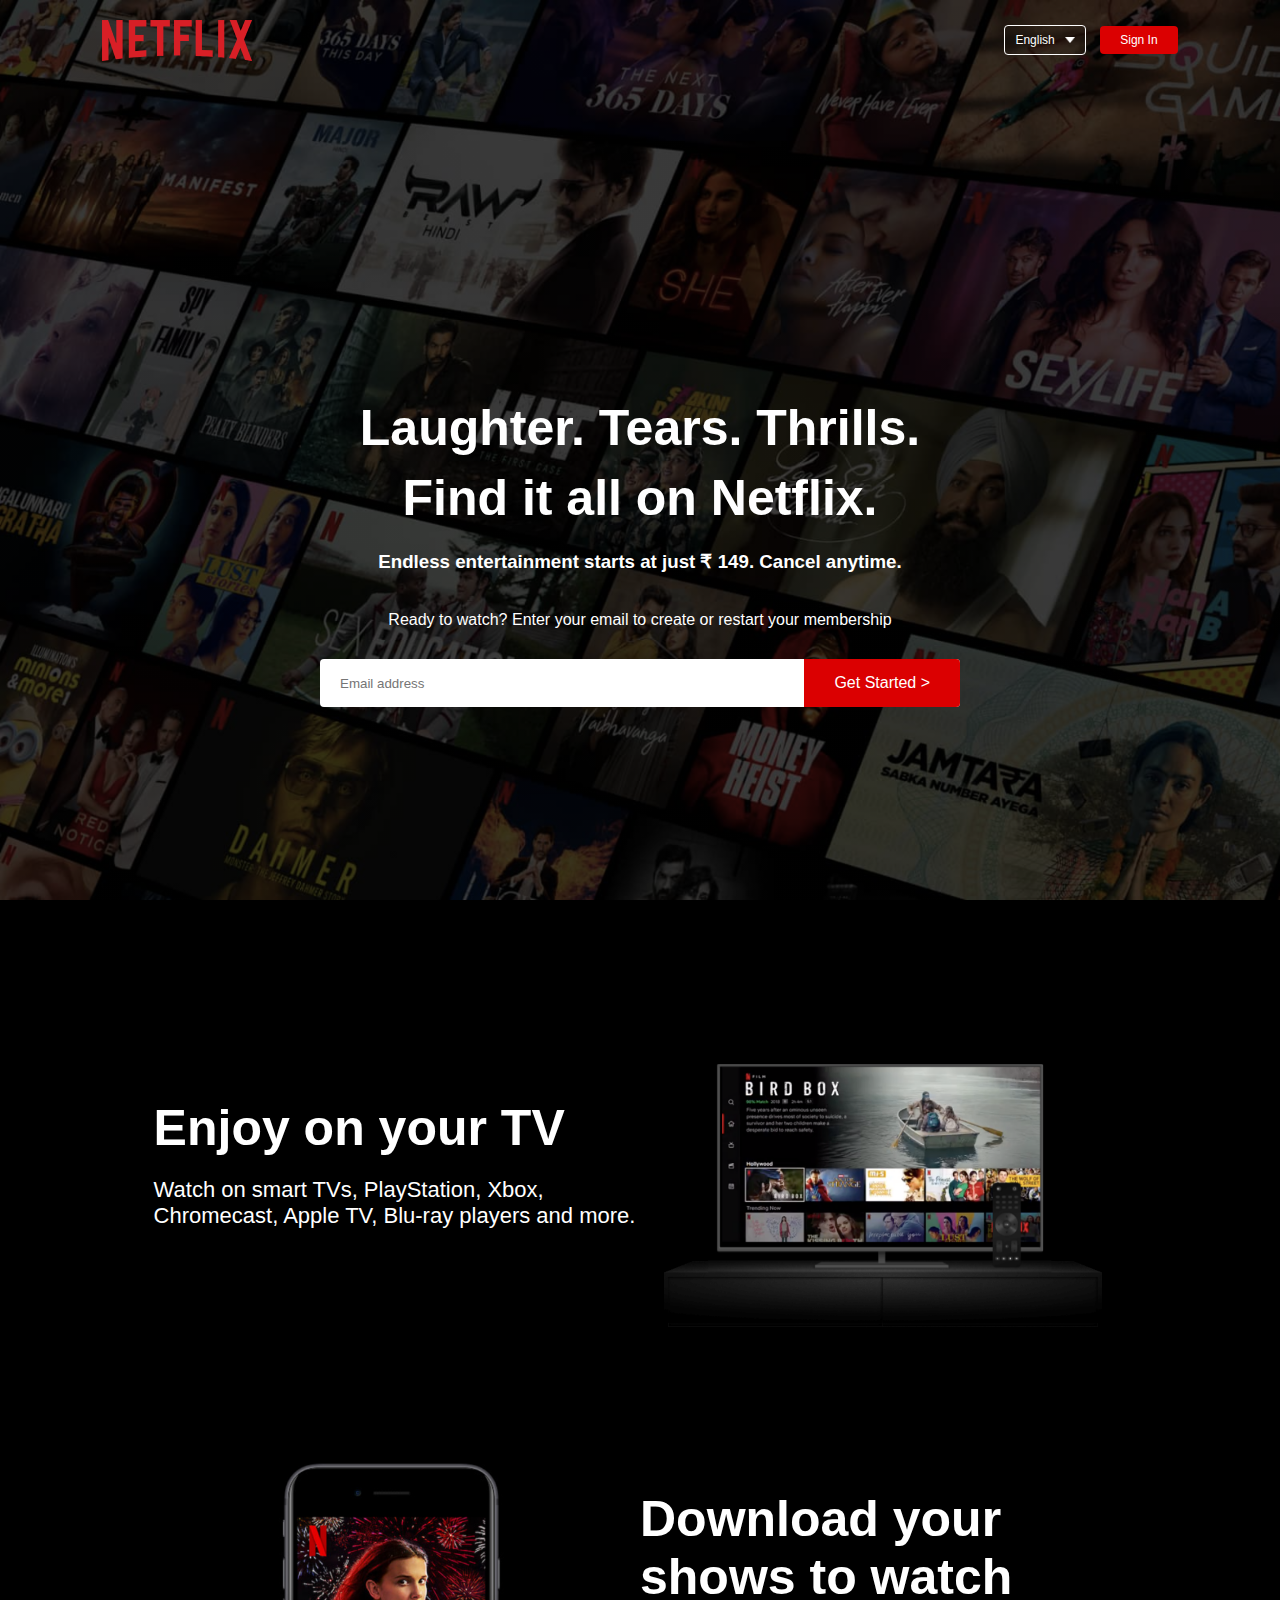
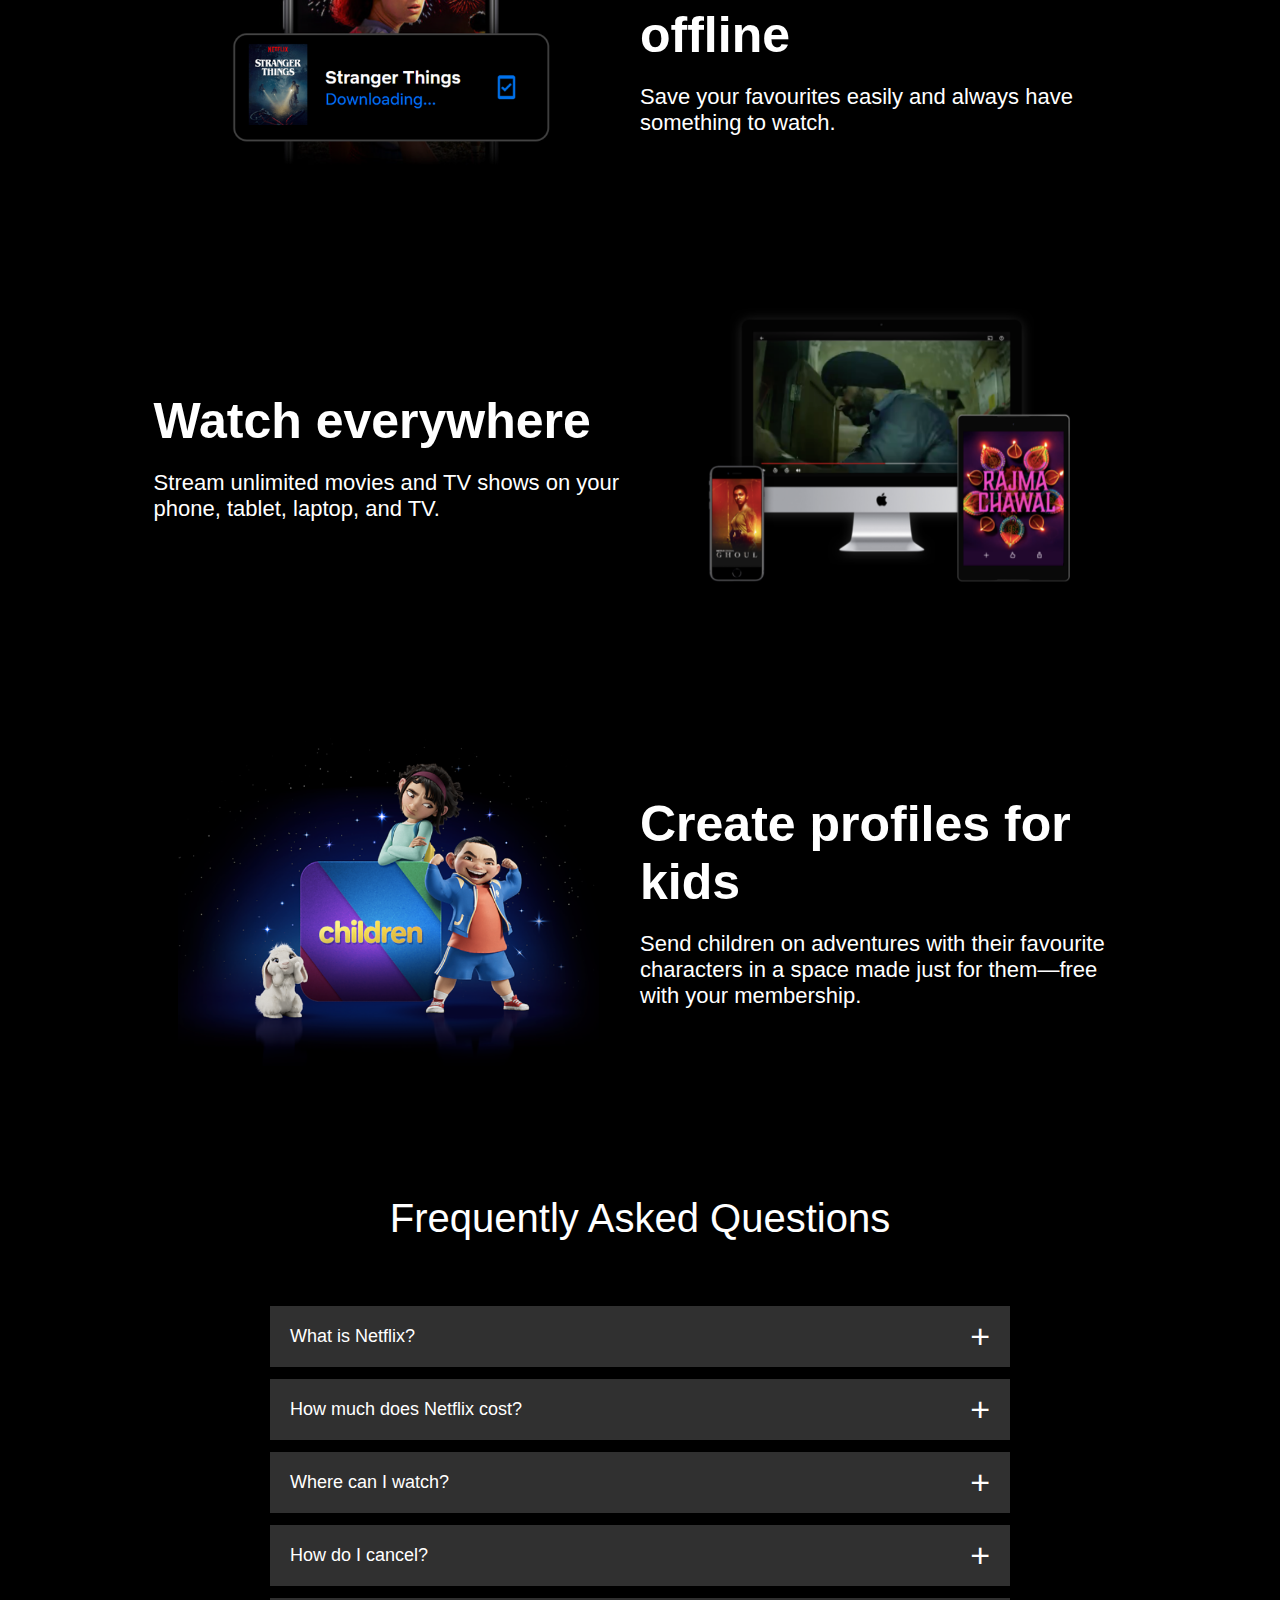
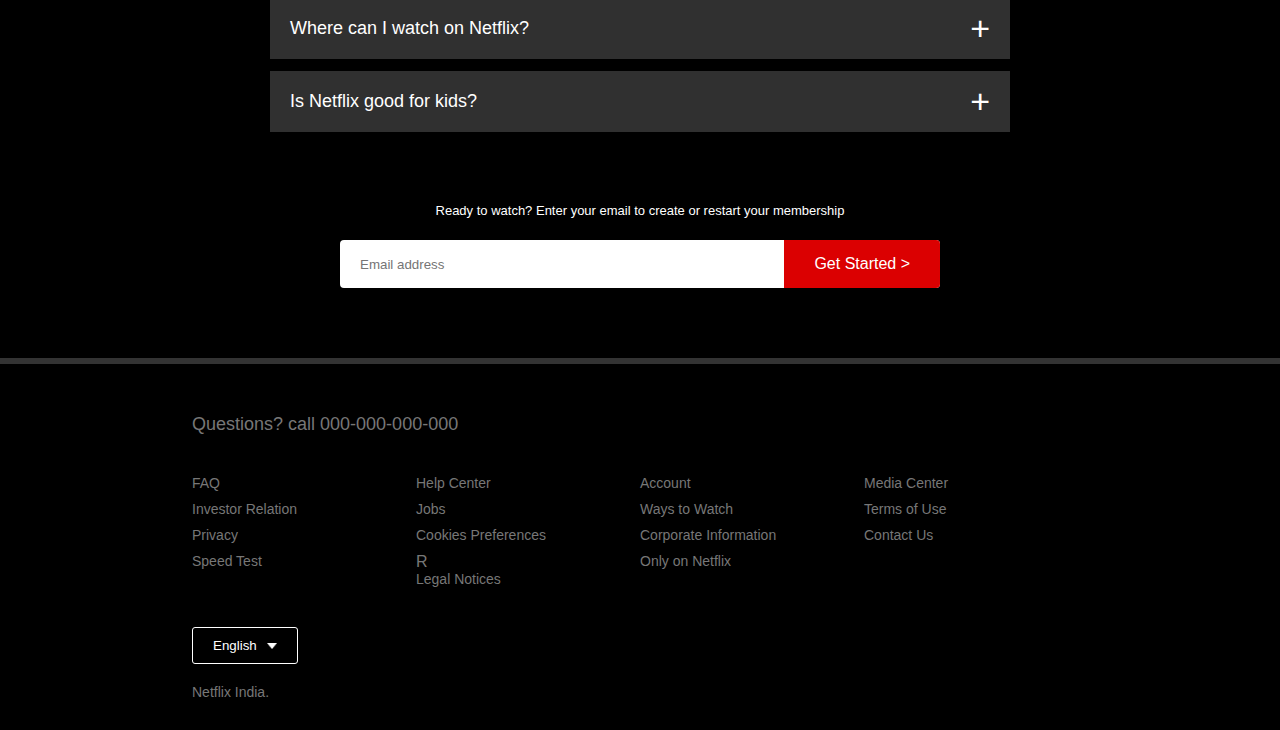
<file: index.html>
<!DOCTYPE html>
<html>
    <head>
        <meta name = "viewreport" content="width=device-width, initial-scale=1.0">
        <title>Netflix Website Clone - Satya Server </title>
        <link rel="stylesheet" href="style.css">
    </head>
    <body>
        <div class="header">
        <nav>
            <img src="images/logo.png" class="logo">
            <div>
                <button class="language-btn">English <img src="images/down-icon.png" alt=""> </button>
                <button>Sign In</button>
            </div>
        </nav>
        <div class="header-content">
            <h1>Laughter. Tears. Thrills. Find it all on Netflix.</h1>
            <br>
            <h3>Endless entertainment starts at just ₹ 149. Cancel anytime.</h3>
            <br>
            <p>Ready to watch? Enter your email to create or restart your membership</p>
            <form class="email-signup">
                <input type="email" placeholder="Email address" required>
                <button type="submit">Get Started > </button>
            </form>
        </div>
    </div> 
    <div class="features">
        <div class="row">
            <div class="text-col">
                <h2>Enjoy on your TV</h2>
                <p>Watch on smart TVs, PlayStation, Xbox, Chromecast, Apple TV, Blu-ray players and more.</p> </div>
                <div class="img-col">
                    <img src="images/feature-1.png" alt="">
                </div>
        </div>
        <div class="row">
            <div class="img-col">
                <img src="images/feature-2.png" alt="">
            </div>
            <div class="text-col">
                <h2>Download your shows to watch offline</h2>
                <p>Save your favourites easily and always have something to watch.</p> </div>
               
        </div>
        <div class="row">
            <div class="text-col">
                <h2>Watch everywhere</h2>
                <p>Stream unlimited movies and TV shows on your phone, tablet, laptop, and TV.</p> </div>
                <div class="img-col">
                    <img src="images/feature-3.png" alt="">
                </div>
        </div>
        <div class="row">
            <div class="img-col">
                <img src="images/feature-4.png" alt="">
            </div>
            <div class="text-col">
                <h2>Create profiles for kids</h2>
                <p>Send children on adventures with their favourite characters in a space made just for them—free with your membership.</p> </div>
                
        </div>
    </div>

    <div class="faq">
        <h2>Frequently Asked Questions</h2>
        <ul class="accordian">
            <li>
                <input type="radio" name="accordian" id="first">
                <label for="first">What is Netflix?</label>
                <div class="content">
                    <p>Netflix is a streaming service that offers a wide variety of award-winning TV shows, movies, anime, documentaries and more – on thousands of internet-connected devices.

                        You can watch as much as you want, whenever you want, without a single ad – all for one low monthly price. There's always something new to discover, and new TV shows and movies are added every week!</p>
                </div>
            </li>
            <li>
                <input type="radio" name="accordian" id="second">
                <label for="second">How much does Netflix cost?</label>
                <div class="content">
                    <p>Watch Netflix on your smartphone, tablet, Smart TV, laptop, or streaming device, all for one fixed monthly fee. Plans range from ₹ 149 to ₹ 649 a month. No extra costs, no contracts.</p>
                </div>
            </li>
            <li>
                <input type="radio" name="accordian" id="third">
                <label for="third">Where can I watch?</label>
                <div class="content">
                    <p>Watch anywhere, anytime. Sign in with your Netflix account to watch instantly on the web at netflix.com from your personal computer or on any internet-connected device that offers the Netflix app, including smart TVs, smartphones, tablets, streaming media players and game consoles.

                        You can also download your favourite shows with the iOS, Android, or Windows 10 app. Use downloads to watch while you're on the go and without an internet connection. Take Netflix with you anywhere.</p>
                </div>
            </li>
            <li>
                <input type="radio" name="accordian" id="four">
                <label for="four">How do I cancel?</label>
                <div class="content">
                    <p>Netflix is flexible. There are no annoying contracts and no commitments. You can easily cancel your account online in two clicks. There are no cancellation fees – start or stop your account anytime.</p>
                </div>
            </li>
            <li>
                <input type="radio" name="accordian" id="five">
                <label for="five">Where can I watch on Netflix?</label>
                <div class="content">
                    <p>Netflix has an extensive library of feature films, documentaries, TV shows, anime, award-winning Netflix originals, and more. Watch as much as you want, anytime you want.</p>
                </div>
            </li>
            <li>
                <input type="radio" name="accordian" id="six">
                <label for="six">Is Netflix good for kids?</label>
                <div class="content">
                    <p>The Netflix Kids experience is included in your membership to give parents control while kids enjoy family-friendly TV shows and films in their own space.

                        Kids profiles come with PIN-protected parental controls that let you restrict the maturity rating of content kids can watch and block specific titles you don’t want kids to see.</p>
                </div>
            </li>
        </ul>
        <small>Ready to watch? Enter your email to create or restart your membership</small>
        <form class="email-signup">
            <input type="email" placeholder="Email address" required>
            <button type="submit">Get Started > </button>
        </form>
    </div>

    <div class="footer">
        <h2>Questions? call 000-000-000-000</h2>
        
        <div class="row">
            <div class="col">
                <a href="#">FAQ</a>
                <a href="#">Investor Relation</a>
                <a href="#">Privacy</a>
                <a href="#">Speed Test</a>
            </div>
            <div class="col">
                <a href="#">Help Center</a>
                <a href="#">Jobs</a>
                <a href="#">Cookies Preferences</a>R
                <a href="#">Legal Notices</a>
            </div>
            <div class="col">
                <a href="#">Account</a>
                <a href="#">Ways to Watch</a>
                <a href="#">Corporate Information</a>
                <a href="#">Only on Netflix</a>
            </div>
            <div class="col">
                <a href="#">Media Center</a>
                <a href="#">Terms of Use</a>
                <a href="#">Contact Us</a>
            </div>
        </div>
        <button class="language-btn">English <img src="images/down-icon.png" alt=""> </button>

        <p class="copyright-txt">Netflix India.</p>
    </div>
    </body>
</html>
</file>
<file: style.css>
*{
    margin: 0;
    padding: 0;
    font-family: 'Poppins',sans-serif;
    box-sizing: border-box;
}
body {
    background: #000;
    color: #fff;
}
.header{
    width: 100%;
    height: 100vh;
    background-image: linear-gradient(rgba(0,0,0,0.7),rgba(0,0,0,0.7)),url(images/header-image.png);
    background-size: cover;
    background-position: center;
    padding: 10px 8%;
    position: relative;
}
nav{
    display: flex;
    align-items: center;
    justify-content: space-between;
    padding: 10px 0;
}
.logo{
    width: 150px;
    cursor: pointer;
}
nav button{
    border: 0;
    outline: 0;
    background: #db0001;
    color: #fff;
    padding: 7px 20px;
    font-size: 12px;
    border-radius: 4px;
    margin-left: 10px;
    cursor: pointer;
}
.language-btn{
    display: inline-flex;
    align-items: center;
    background: transparent;
    border: 1px solid #fff;
    padding: 7px 10px;
}
.language-btn img{
    width: 10px;
    margin-left: 10px;
}
.header-content{
    position: absolute;
    top: 50%;
    left: 50%;
    transform: translate(-50% , -50%);
    text-align: center;
    margin-top: 100px;
}
.header-content h1{
    font-size: 50px;
    line-height: 70px;
    font-weight: 600;
    width: 750;
}
.header-content h3{
    font-weight: 600;
    margin-bottom: 20px;
}
.email-signup{
    background: #fff;
    border-radius: 4px;
    display: flex;
    align-items: center;
    margin-top: 30px;
    overflow: hidden;
}
.email-signup input{
    flex: 1;
    border: 0;
    outline: 0;
    margin-left: 20px;
}
.email-signup button{
    background: #db0001;
    border: 0;
    outline: 0;
    color: #fff;
    font-size: 16px;
    cursor: pointer;
    padding: 15px 30px;
}
.features{
    padding: 50px 12%;
    font-size: 22px;
}
.row{
    display: flex;
    width: 100%;
    align-items: center;
    flex-wrap: wrap;
    padding: 50px 0;
}
.text-col{
    flex-basis: 50%;
    margin-bottom: 20px;
}
.img-col{
    flex-basis: 50%;
    margin-bottom: 20px;
}
.img-col img{
    display: block;
    width: 90%;
    margin: auto;
}
.features h2{
    font-size: 50px;
    font-weight: 600;
    margin-bottom: 20px;
}
/*-------------------faq--------------------*/
.faq{
    padding: 10px 12px;
    text-align: center;
    font-size: 18px;
}
.faq h2{
    font-weight: 500;
    font-size: 40px;
}
.accordian{
    margin: 60px auto;
    width: 100%;
    max-width: 750px;
}
.accordian li{
    list-style: none;
    width: 100%;
    padding: 5px;
}
.accordian li label{
    display: flex;
    align-items: center;
    padding: 20px;
    font-size: 18px;
    font-weight: 500;
    background: #303030;
    margin-bottom: 2px;
    cursor: pointer;
    position: relative;
}
label::after{
    content: '+';
    font-size: 34px;
    position: absolute;
    right: 20px;
    transition: transform 0.5s;
}
input[type="radio"]{
    display: none;
}
.accordian .content{
    background: #303030;
    text-align: left;
    padding: 0 20px;
    max-height: 0;
    overflow: hidden;
    transition: max-height 0.5s, padding 0.5s;
    5
}
.accordian input[type="radio"]:checked + label + .content{
    max-height: 600px;
    padding: 30px 20px;
}
.accordian input[type="radio"]:checked + label::after{
    transform: rotate(135deg);
}
.faq .email-signup{
    max-width: 600px;
    margin: 20px auto 60px;
}
.faq small{
    font-size: 13px;
    /*-------------footer-------------------*/
}
.footer{
    padding: 50px 15% 10px;
    border-top: 6px solid #333;
    color: #777;
}
.footer h2{
    font-size: 18px;
    font-weight: 400;
    margin-bottom: 30px;
}
.footer .col{
    flex-basis: 25%;
    flex-grow: 1;
    margin-bottom: 20px;
}
.footer .col a{
    display: block;
    text-decoration: none;
    color: #777;
    font-size: 14px;
    margin-bottom: 10px;
}
.footer .row{
    align-items: flex-start;
    padding: 10px 0;
}
.footer .language-btn{
    color: #fff;
    padding: 10px 20px;
    border-radius: 3px;
}
.copyright-txt{
    font-size: 14px;
    margin-top: 20px;
    margin-bottom: 20px;
}
/*---------------------media-Queries-----------------*/
@media only screen and (max-width:600px ){
    .logo{
        width: 100px;
    }
    nav button{
        padding: 5px 10px;
    }
    nav .language-btn{
        padding: 4px 8px;
    }
    .header-content{
        position: unset;
        transform: none;
        padding-top: 150px;
    }
    .header-content h1{
        font-size: 30px;
    }
    .email-signup button{
        font-size: 12px;
        padding: 10px 15px;
    }
}
</file>
